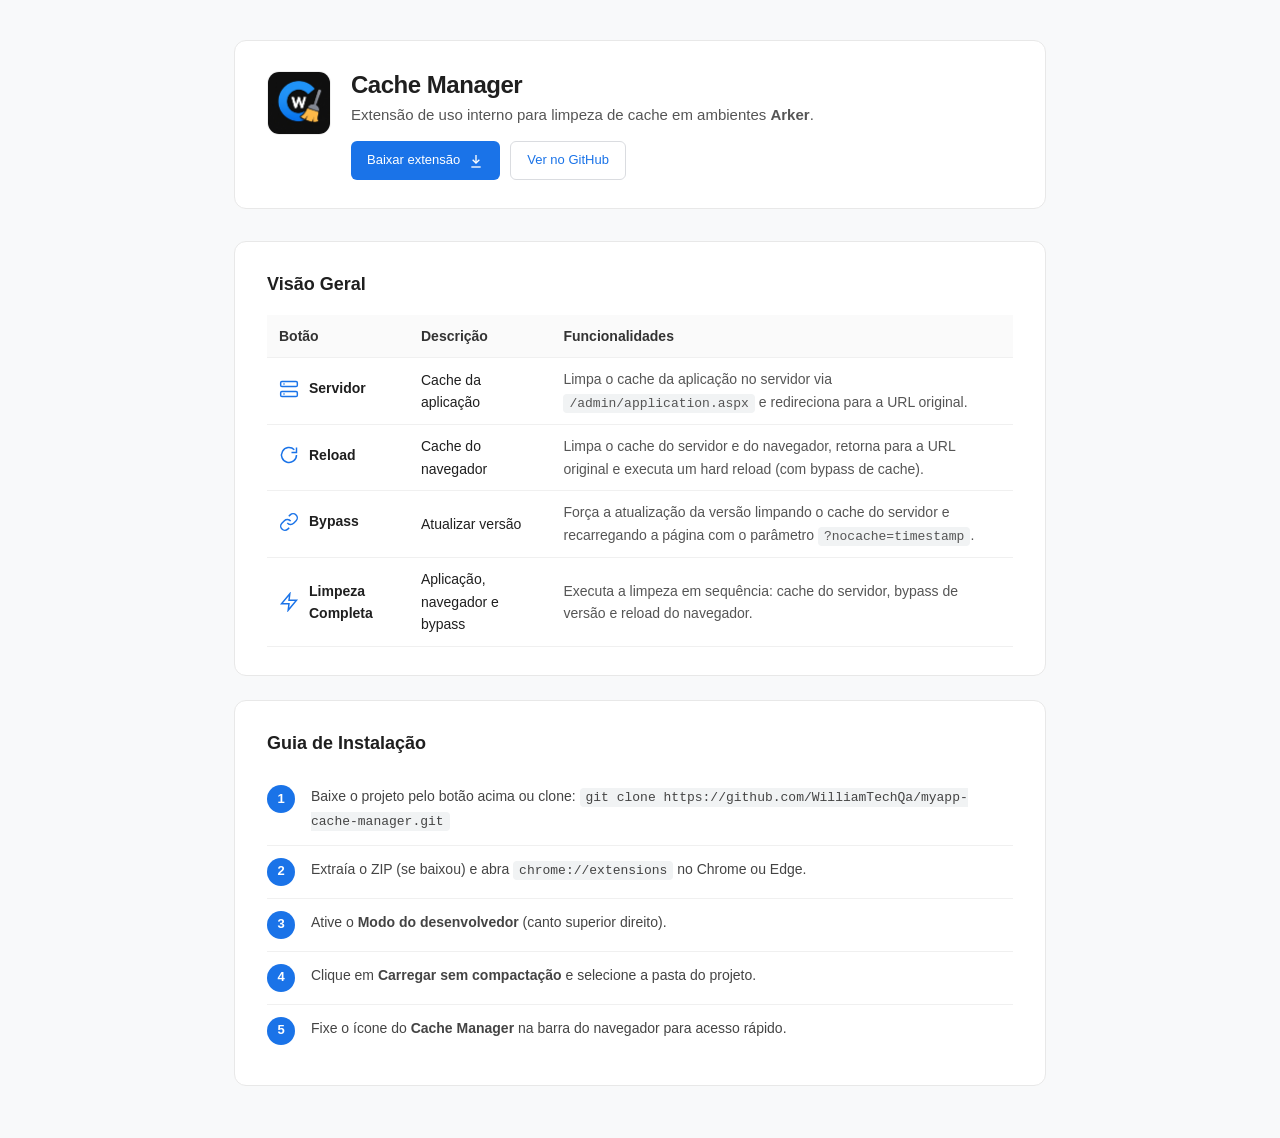
<file: docs/index.html>
<!DOCTYPE html>
<html lang="pt-BR">
<head>
  <meta charset="UTF-8">
  <meta name="viewport" content="width=device-width, initial-scale=1.0">
  <title>Cache Manager — Extensão Arker</title>
  <meta name="description" content="Extensão para limpeza de cache em ambientes Arker. Uso interno.">
  <link rel="icon" type="image/png" href="logo.png">
  <link rel="apple-touch-icon" href="logo.png">
  <style>
    * { box-sizing: border-box; margin: 0; padding: 0; }

    body {
      font-family: "Segoe UI", Roboto, Helvetica, Arial, sans-serif;
      color: #1f1f1f;
      background: #f8f9fa;
      line-height: 1.6;
      -webkit-font-smoothing: antialiased;
    }

    a { color: #1a73e8; text-decoration: none; }
    a:hover { text-decoration: underline; }

    .container {
      max-width: 860px;
      margin: 0 auto;
      padding: 40px 24px 32px;
    }

    /* Hero */
    .hero {
      display: flex;
      align-items: flex-start;
      gap: 20px;
      background: #fff;
      border: 1px solid #e8e8e8;
      border-radius: 12px;
      padding: 28px 32px;
      margin-bottom: 32px;
    }

    .hero-logo {
      width: 64px;
      height: 64px;
      border-radius: 12px;
      object-fit: contain;
      flex-shrink: 0;
      border: 1px solid #eee;
      margin-top: 2px;
    }

    .hero-content {
      flex: 1;
      min-width: 0;
    }

    .hero-text {
      margin-bottom: 16px;
    }

    .hero-text h1 {
      font-size: clamp(18px, 4.5vw, 24px);
      font-weight: 600;
      margin: 0 0 4px;
      line-height: 1.3;
      letter-spacing: -0.02em;
    }

    .hero-text p {
      color: #555;
      font-size: 15px;
      margin: 0;
      line-height: 1.4;
    }

    .hero-actions {
      display: flex;
      flex-wrap: wrap;
      gap: 10px;
    }

    .btn {
      display: inline-flex;
      align-items: center;
      justify-content: center;
      gap: 8px;
      padding: 8px 16px;
      border-radius: 6px;
      font-size: 13px;
      font-weight: 500;
      cursor: pointer;
      border: none;
      transition: background 0.15s;
    }

    .btn-icon-inline {
      display: inline-flex;
      width: 16px;
      height: 16px;
      flex-shrink: 0;
    }

    .btn-icon-inline svg {
      width: 16px;
      height: 16px;
    }

    .btn-primary {
      background: #1a73e8;
      color: #fff;
    }

    .btn-primary:hover {
      background: #1557b0;
      text-decoration: none;
    }

    .btn-secondary {
      background: #fff;
      color: #1a73e8;
      border: 1px solid #dadce0;
    }

    .btn-secondary:hover {
      background: #f8f9fa;
      text-decoration: none;
    }

    /* Sections */
    section {
      background: #fff;
      border: 1px solid #e8e8e8;
      border-radius: 12px;
      padding: 28px 32px;
      margin-bottom: 24px;
    }

    section h2 {
      font-size: 18px;
      font-weight: 600;
      margin-bottom: 16px;
      color: #1f1f1f;
    }

    section p {
      font-size: 14px;
      color: #555;
      line-height: 1.6;
      margin-bottom: 20px;
    }

    section code {
      background: #f1f3f4;
      padding: 2px 6px;
      border-radius: 4px;
      font-size: 13px;
    }

    /* Steps */
    .steps {
      list-style: none;
      counter-reset: step;
    }

    .steps li {
      counter-increment: step;
      display: flex;
      gap: 16px;
      padding: 12px 0;
      border-bottom: 1px solid #f0f0f0;
      font-size: 14px;
      color: #444;
    }

    .steps li:last-child { border-bottom: none; }

    .steps li::before {
      content: counter(step);
      display: flex;
      align-items: center;
      justify-content: center;
      min-width: 28px;
      height: 28px;
      background: #1a73e8;
      color: #fff;
      border-radius: 50%;
      font-size: 13px;
      font-weight: 600;
      flex-shrink: 0;
    }

    .steps code {
      background: #f1f3f4;
      padding: 2px 6px;
      border-radius: 4px;
      font-size: 13px;
    }

    /* Guide table */
    .guide {
      width: 100%;
      border-collapse: collapse;
      font-size: 14px;
    }

    .guide th,
    .guide td {
      text-align: left;
      padding: 10px 12px;
      border-bottom: 1px solid #f0f0f0;
    }

    .guide th {
      font-weight: 600;
      color: #333;
      background: #fafafa;
    }

    .guide td:last-child { color: #555; }

    .btn-cell {
      display: inline-flex;
      align-items: center;
      gap: 10px;
    }

    .btn-icon {
      display: inline-flex;
      align-items: center;
      justify-content: center;
      width: 20px;
      height: 20px;
      flex-shrink: 0;
      color: #1a73e8;
    }

    .btn-icon svg {
      width: 20px;
      height: 20px;
    }

    .table-wrap {
      width: 100%;
      max-width: 100%;
    }

    .table-wrap--scroll {
      overflow-x: auto;
      -webkit-overflow-scrolling: touch;
    }

    .steps span {
      min-width: 0;
      word-wrap: break-word;
    }

    .steps code {
      word-break: break-word;
    }

    @media (min-width: 601px) {
      .hero-text h1 {
        white-space: nowrap;
      }
    }

    @media (max-width: 600px) {
      .container {
        padding: 20px 16px 40px;
      }

      .hero {
        flex-direction: column;
        padding: 20px 16px;
        gap: 16px;
        margin-bottom: 20px;
      }

      .hero-logo {
        width: 56px;
        height: 56px;
        margin-top: 0;
      }

      .hero-text {
        margin-bottom: 14px;
      }

      .hero-text h1 {
        white-space: normal;
      }

      .hero-text p {
        font-size: 14px;
      }

      .hero-actions {
        flex-direction: column;
      }

      .hero-actions .btn {
        display: block;
        width: 100%;
        text-align: center;
      }

      section {
        padding: 20px 16px;
        margin-bottom: 16px;
      }

      section h2 {
        font-size: 16px;
        margin-bottom: 12px;
      }

      section p {
        font-size: 13px;
      }

      .table-wrap {
        overflow-x: visible;
      }

      .guide {
        width: 100%;
        min-width: 0;
        font-size: 13px;
      }

      .guide thead {
        display: none;
      }

      .guide tbody tr {
        display: block;
        padding: 14px 0;
        border-bottom: 1px solid #f0f0f0;
      }

      .guide tbody tr:last-child {
        border-bottom: none;
        padding-bottom: 0;
      }

      .guide tbody tr:first-child {
        padding-top: 0;
      }

      .guide td {
        display: block;
        padding: 0 0 10px;
        border-bottom: none;
        word-wrap: break-word;
      }

      .guide td:last-child {
        padding-bottom: 0;
      }

      .guide td::before {
        content: attr(data-label);
        display: block;
        font-weight: 600;
        font-size: 11px;
        color: #888;
        letter-spacing: 0.04em;
        text-transform: uppercase;
        margin-bottom: 4px;
      }

      .guide td:first-child::before {
        display: none;
      }

      .guide td:first-child {
        font-size: 15px;
        padding-bottom: 6px;
      }

      .guide td:first-child .btn-cell {
        display: flex;
      }

      .steps li {
        font-size: 13px;
        gap: 12px;
        padding: 10px 0;
      }
    }

  </style>
</head>
<body>

  <div class="container">

    <header class="hero">
      <img
        src="logo.png"
        alt="Cache Manager"
        class="hero-logo"
      >
      <div class="hero-content">
        <div class="hero-text">
          <h1>Cache Manager</h1>
          <p>Extensão de uso interno para limpeza de cache em ambientes <strong>Arker</strong>.</p>
        </div>
        <div class="hero-actions">
          <a
            href="https://github.com/WilliamTechQa/myapp-cache-manager/archive/refs/heads/main.zip"
            class="btn btn-primary"
          >
            Baixar extensão
            <span class="btn-icon-inline" aria-hidden="true">
              <svg viewBox="0 0 24 24" fill="none" stroke="currentColor" stroke-width="2">
                <path d="M12 3v12"/>
                <path d="M7 10l5 5 5-5"/>
                <path d="M5 21h14"/>
              </svg>
            </span>
          </a>
          <a
            href="https://github.com/WilliamTechQa/myapp-cache-manager"
            class="btn btn-secondary"
            target="_blank"
            rel="noopener noreferrer"
          >Ver no GitHub</a>
        </div>
      </div>
    </header>

    <section>
      <h2>Visão Geral</h2>
      <div class="table-wrap">
      <table class="guide">
        <thead>
          <tr>
            <th>Botão</th>
            <th>Descrição</th>
            <th>Funcionalidades</th>
          </tr>
        </thead>
        <tbody>
          <tr>
            <td>
              <span class="btn-cell">
                <span class="btn-icon" aria-hidden="true">
                  <svg viewBox="0 0 24 24" fill="none" stroke="currentColor" stroke-width="1.75">
                    <rect x="2" y="3" width="20" height="6" rx="1.5"/>
                    <rect x="2" y="15" width="20" height="6" rx="1.5"/>
                    <circle cx="6" cy="6" r="1" fill="currentColor" stroke="none"/>
                    <circle cx="6" cy="18" r="1" fill="currentColor" stroke="none"/>
                  </svg>
                </span>
                <strong>Servidor</strong>
              </span>
            </td>
            <td data-label="Descrição">Cache da aplicação</td>
            <td data-label="Funcionalidades">Limpa o cache da aplicação no servidor via <code>/admin/application.aspx</code> e redireciona para a URL original.</td>
          </tr>
          <tr>
            <td>
              <span class="btn-cell">
                <span class="btn-icon" aria-hidden="true">
                  <svg viewBox="0 0 24 24" fill="none" stroke="currentColor" stroke-width="1.75">
                    <path d="M21 12a9 9 0 1 1-2.64-6.36"/>
                    <path d="M21 3v6h-6"/>
                  </svg>
                </span>
                <strong>Reload</strong>
              </span>
            </td>
            <td data-label="Descrição">Cache do navegador</td>
            <td data-label="Funcionalidades">Limpa o cache do servidor e do navegador, retorna para a URL original e executa um hard reload (com bypass de cache).</td>
          </tr>
          <tr>
            <td>
              <span class="btn-cell">
                <span class="btn-icon" aria-hidden="true">
                  <svg viewBox="0 0 24 24" fill="none" stroke="currentColor" stroke-width="1.75">
                    <path d="M10 13a5 5 0 0 0 7.54.54l3-3a5 5 0 0 0-7.07-7.07l-1.72 1.71"/>
                    <path d="M14 11a5 5 0 0 0-7.54-.54l-3 3a5 5 0 0 0 7.07 7.07l1.71-1.71"/>
                  </svg>
                </span>
                <strong>Bypass</strong>
              </span>
            </td>
            <td data-label="Descrição">Atualizar versão</td>
            <td data-label="Funcionalidades">Força a atualização da versão limpando o cache do servidor e recarregando a página com o parâmetro <code>?nocache=timestamp</code>.</td>
          </tr>
          <tr>
            <td>
              <span class="btn-cell">
                <span class="btn-icon" aria-hidden="true">
                  <svg viewBox="0 0 24 24" fill="none" stroke="currentColor" stroke-width="1.75">
                    <path d="M13 2L3 14h9l-1 8 10-12h-9l1-8z"/>
                  </svg>
                </span>
                <strong>Limpeza Completa</strong>
              </span>
            </td>
            <td data-label="Descrição">Aplicação, navegador e bypass</td>
            <td data-label="Funcionalidades">Executa a limpeza em sequência: cache do servidor, bypass de versão e reload do navegador.</td>
          </tr>
        </tbody>
      </table>
      </div>
    </section>

    <section>
      <h2>Guia de Instalação</h2>
      <ol class="steps">
        <li>
          <span>Baixe o projeto pelo botão acima ou clone:
            <code>git clone https://github.com/WilliamTechQa/myapp-cache-manager.git</code>
          </span>
        </li>
        <li>
          <span>Extraía o ZIP (se baixou) e abra <code>chrome://extensions</code> no Chrome ou Edge.</span>
        </li>
        <li>
          <span>Ative o <strong>Modo do desenvolvedor</strong> (canto superior direito).</span>
        </li>
        <li>
          <span>Clique em <strong>Carregar sem compactação</strong> e selecione a pasta do projeto.</span>
        </li>
        <li>
          <span>Fixe o ícone do <strong>Cache Manager</strong> na barra do navegador para acesso rápido.</span>
        </li>
      </ol>
    </section>

  </div>

</body>
</html>
</file>
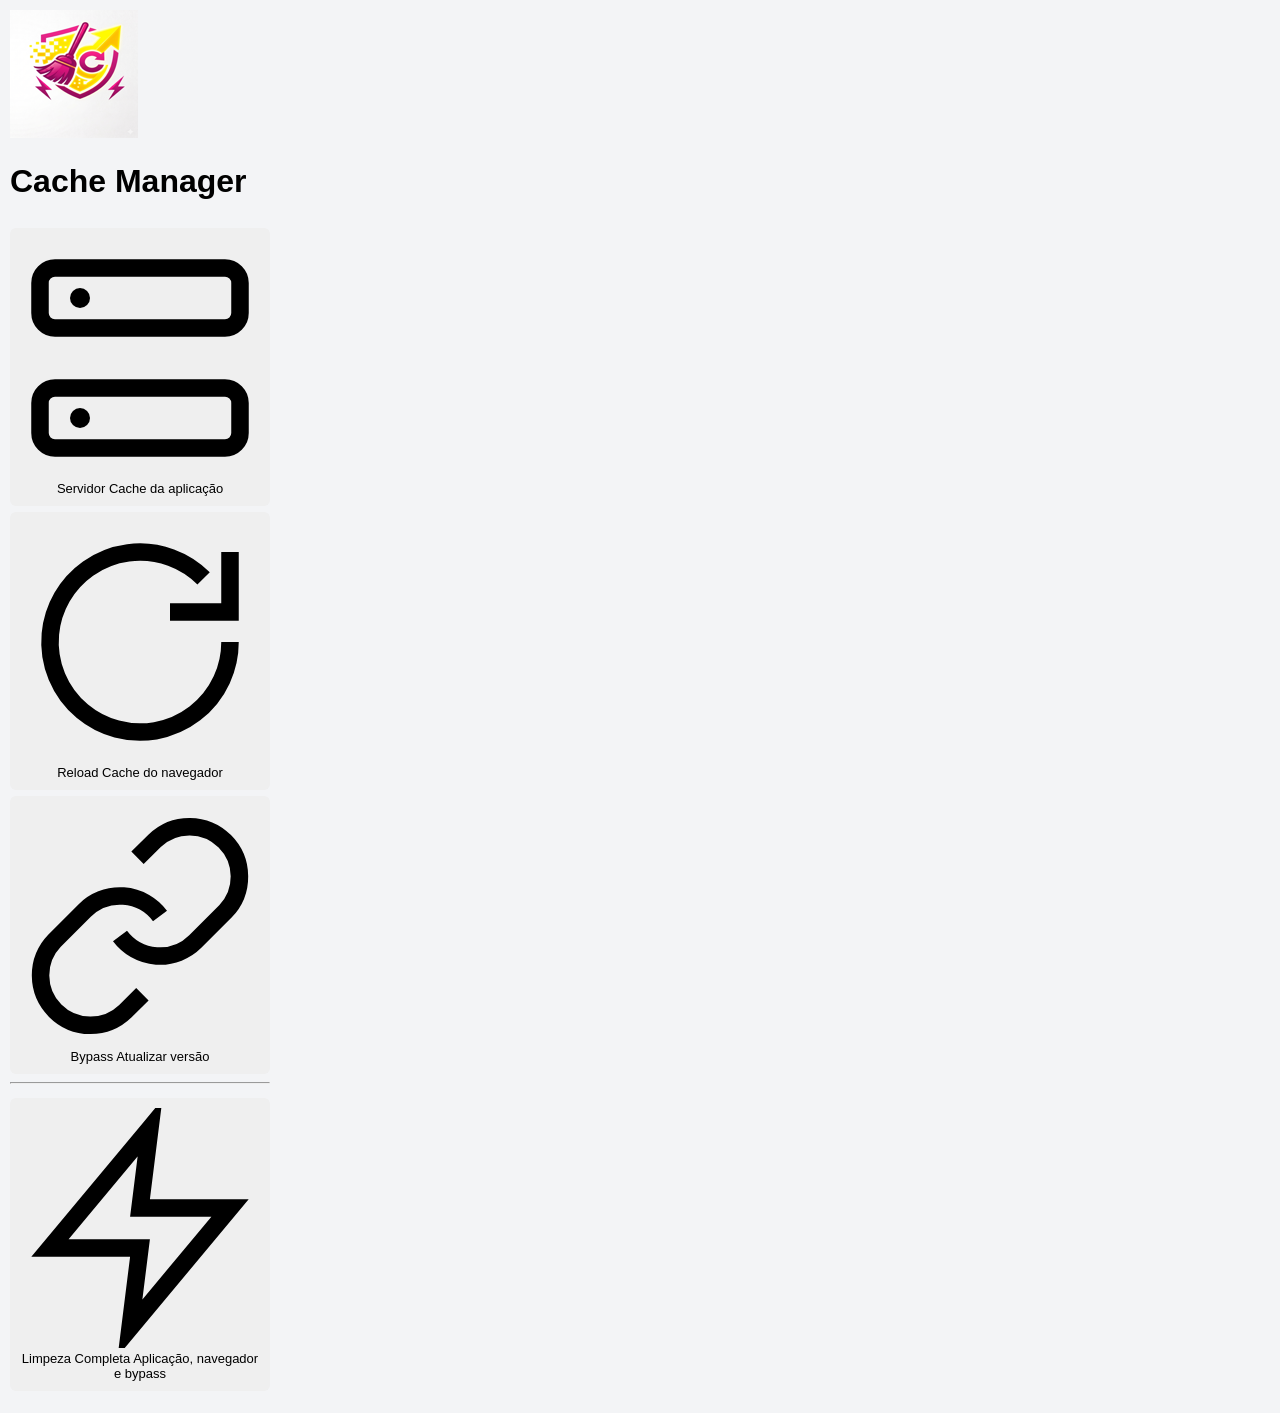
<file: popup.html>
<!DOCTYPE html>
<html lang="pt-BR">
<head>
  <meta charset="UTF-8">
  <title>Cache Manager</title>
  <link rel="stylesheet" href="style.css">
</head>

<body>

  <div class="menu">

    <header class="menu-header">
      <img src="icon-128.png" alt="" class="menu-logo">
      <h1>Cache Manager</h1>
    </header>

    <nav class="menu-list">

      <button id="btn-server" class="menu-item">
        <span class="menu-icon" aria-hidden="true">
          <svg viewBox="0 0 24 24" fill="none" stroke="currentColor" stroke-width="1.75">
            <rect x="2" y="3" width="20" height="6" rx="1.5"/>
            <rect x="2" y="15" width="20" height="6" rx="1.5"/>
            <circle cx="6" cy="6" r="1" fill="currentColor" stroke="none"/>
            <circle cx="6" cy="18" r="1" fill="currentColor" stroke="none"/>
          </svg>
        </span>
        <span class="menu-text">
          <span class="menu-label">Servidor</span>
          <span class="menu-desc">Cache da aplicação</span>
        </span>
      </button>

      <button id="btn-reload" class="menu-item">
        <span class="menu-icon" aria-hidden="true">
          <svg viewBox="0 0 24 24" fill="none" stroke="currentColor" stroke-width="1.75">
            <path d="M21 12a9 9 0 1 1-2.64-6.36"/>
            <path d="M21 3v6h-6"/>
          </svg>
        </span>
        <span class="menu-text">
          <span class="menu-label">Reload</span>
          <span class="menu-desc">Cache do navegador</span>
        </span>
      </button>

      <button id="btn-bypass" class="menu-item">
        <span class="menu-icon" aria-hidden="true">
          <svg viewBox="0 0 24 24" fill="none" stroke="currentColor" stroke-width="1.75">
            <path d="M10 13a5 5 0 0 0 7.54.54l3-3a5 5 0 0 0-7.07-7.07l-1.72 1.71"/>
            <path d="M14 11a5 5 0 0 0-7.54-.54l-3 3a5 5 0 0 0 7.07 7.07l1.71-1.71"/>
          </svg>
        </span>
        <span class="menu-text">
          <span class="menu-label">Bypass</span>
          <span class="menu-desc">Atualizar versão</span>
        </span>
      </button>

      <hr class="menu-divider">

      <button id="btn-full" class="menu-item menu-item--accent">
        <span class="menu-icon" aria-hidden="true">
          <svg viewBox="0 0 24 24" fill="none" stroke="currentColor" stroke-width="1.75">
            <path d="M13 2L3 14h9l-1 8 10-12h-9l1-8z"/>
          </svg>
        </span>
        <span class="menu-text">
          <span class="menu-label">Limpeza Completa</span>
          <span class="menu-desc">Aplicação, navegador e bypass</span>
        </span>
      </button>

    </nav>

    <p id="status" class="status"></p>

  </div>

  <script src="popup.js"></script>

</body>
</html>
</file>
<file: style.css>
body {
  font-family: Arial;
  width: 260px;
  margin: 0;
  padding: 10px;
  background: #f3f4f6;
}

.card {
  background: white;
  padding: 12px;
  border-radius: 8px;
  text-align: center;
}

h2 {
  margin-bottom: 10px;
  font-size: 16px;
}

select {
  width: 100%;
  margin-bottom: 10px;
  padding: 8px;
  border-radius: 6px;
}

button {
  width: 100%;
  padding: 10px;
  margin-top: 6px;
  border: none;
  border-radius: 6px;
  cursor: pointer;
  font-size: 13px;
}

/* cores */
.btn-server { background: #2563eb; color: white; }
.btn-reload { background: #10b981; color: white; }
.btn-bypass { background: #f59e0b; color: white; }
.btn-full   { background: #ef4444; color: white; }

#status {
  margin-top: 10px;
  font-size: 12px;
}
</file>
